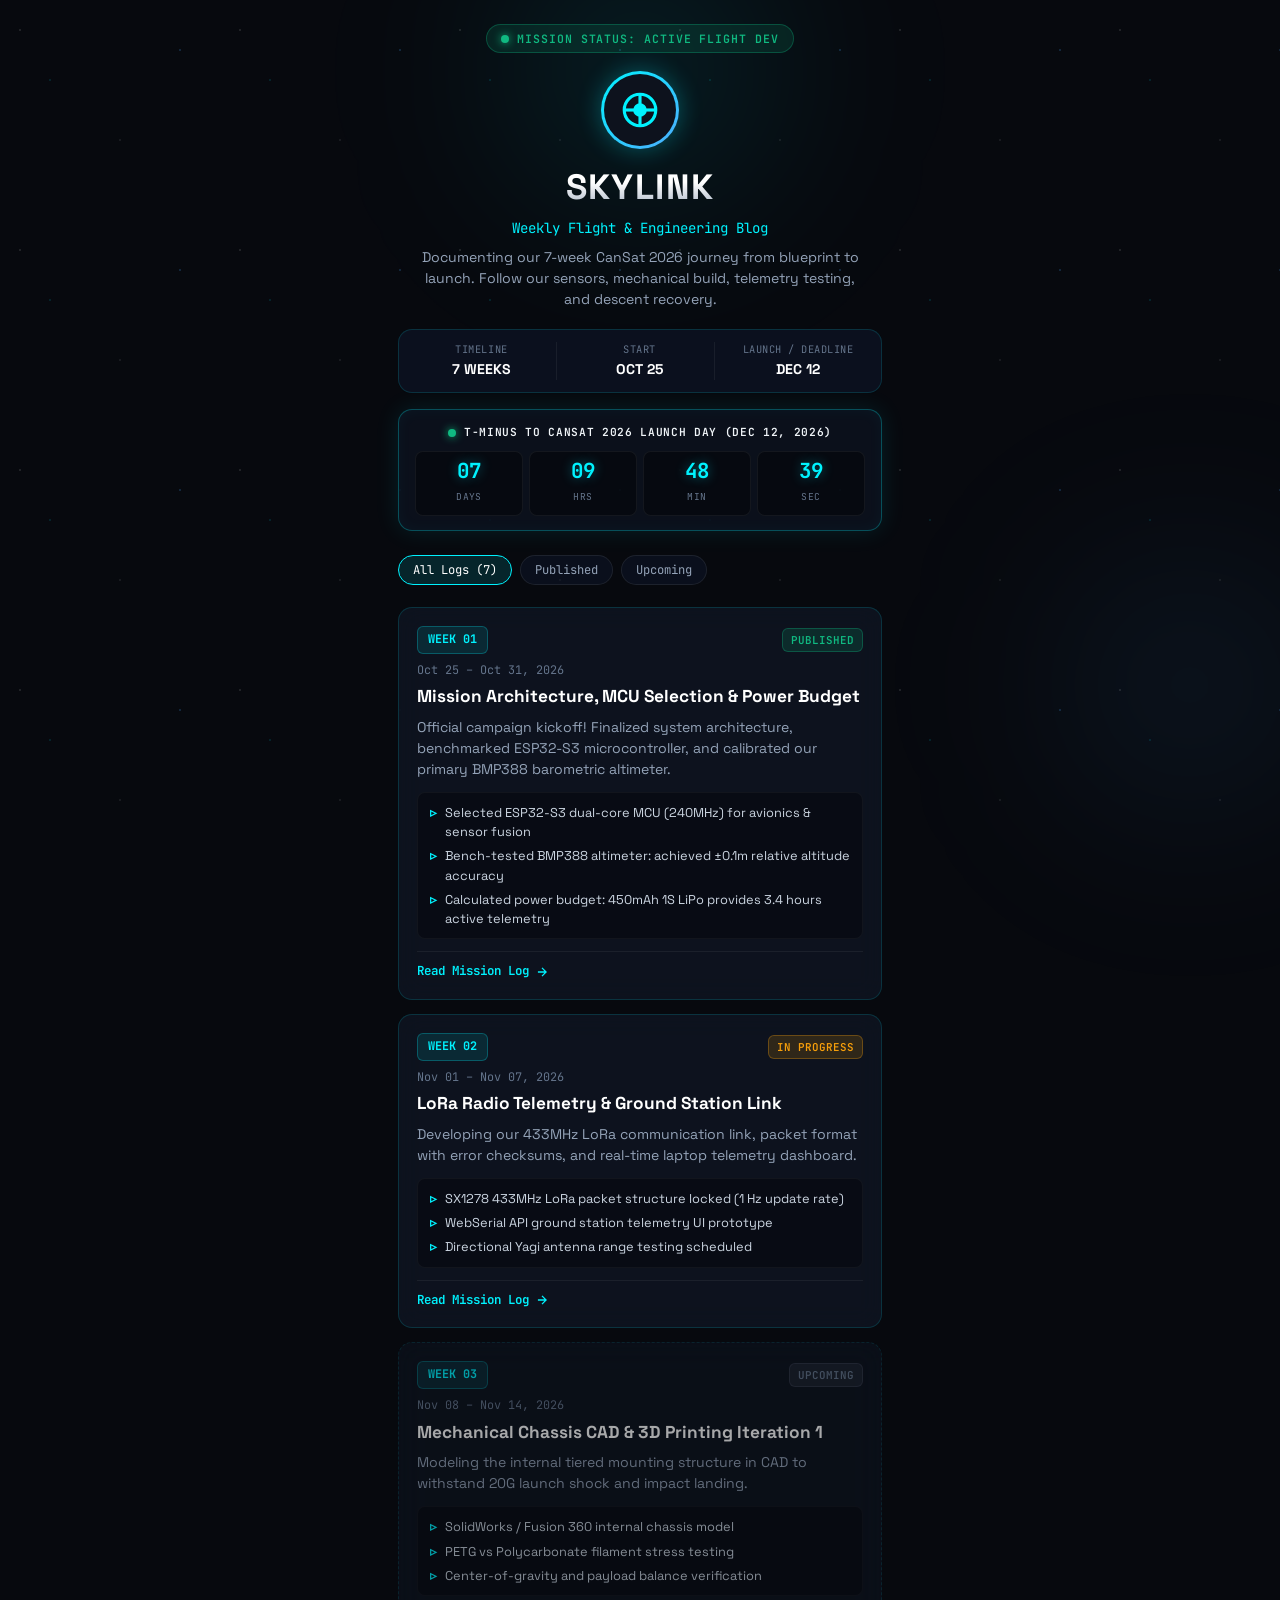
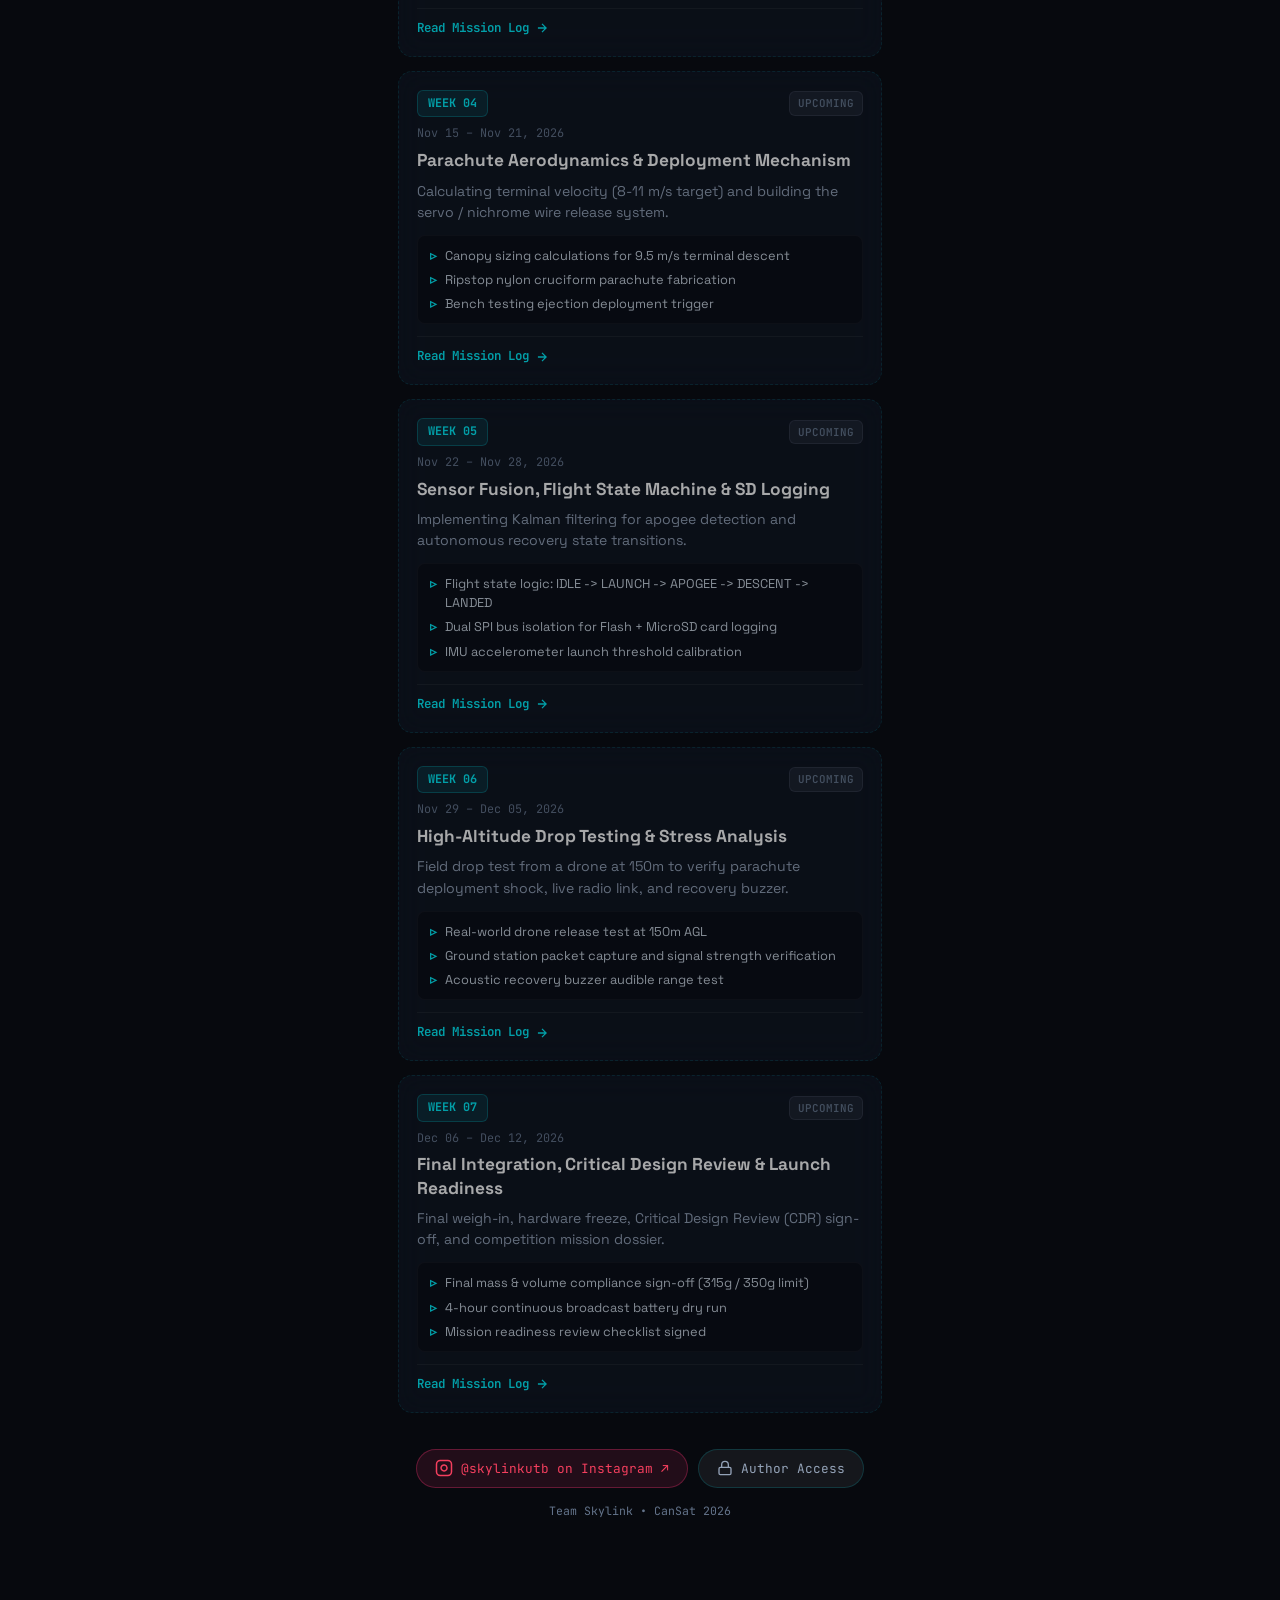
<file: index.html>
<!DOCTYPE html>
<html lang="en">
<head>
  <meta charset="UTF-8">
  <meta name="viewport" content="width=device-width, initial-scale=1.0, maximum-scale=1.0, user-scalable=no">
  <title>SKYLINK | CanSat 2026 Weekly Blog</title>
  <meta name="description" content="Official weekly engineering & flight blog for Team Skylink (CanSat 2026).">
  <!-- Google Fonts -->
  <link rel="preconnect" href="https://fonts.googleapis.com">
  <link rel="preconnect" href="https://fonts.gstatic.com" crossorigin>
  <link href="https://fonts.googleapis.com/css2?family=Space+Grotesk:wght@500;600;700&family=JetBrains+Mono:wght@400;500;600&display=swap" rel="stylesheet">
  
  <style>
    :root {
      --bg: #07090e;
      --card-bg: rgba(15, 21, 33, 0.85);
      --card-border: rgba(0, 242, 254, 0.15);
      --card-hover-border: rgba(0, 242, 254, 0.4);
      --text-main: #f1f5f9;
      --text-muted: #94a3b8;
      --text-dim: #64748b;
      --cyan: #00f2fe;
      --blue: #4facfe;
      --emerald: #10b981;
      --amber: #f59e0b;
      --font-main: 'Space Grotesk', -apple-system, BlinkMacSystemFont, 'Segoe UI', Roboto, sans-serif;
      --font-mono: 'JetBrains Mono', monospace;
      --radius: 14px;
    }

    * {
      box-sizing: border-box;
      margin: 0;
      padding: 0;
      -webkit-tap-highlight-color: transparent;
    }

    body {
      background-color: var(--bg);
      color: var(--text-main);
      font-family: var(--font-main);
      min-height: 100vh;
      min-height: 100dvh;
      line-height: 1.5;
      position: relative;
      overflow-x: hidden;
      padding-bottom: 50px;
    }

    /* Ambient Space Glow */
    .stars-bg {
      position: fixed;
      inset: 0;
      background-image: 
        radial-gradient(1px 1px at 20px 30px, #ffffff, rgba(0,0,0,0)),
        radial-gradient(1.2px 1.2px at 50px 80px, rgba(0, 242, 254, 0.8), rgba(0,0,0,0)),
        radial-gradient(1px 1px at 120px 140px, rgba(255,255,255,0.7), rgba(0,0,0,0)),
        radial-gradient(1.5px 1.5px at 180px 50px, #4facfe, rgba(0,0,0,0));
      background-repeat: repeat;
      background-size: 220px 220px;
      opacity: 0.35;
      pointer-events: none;
      z-index: 0;
    }

    .glow-orb {
      position: fixed;
      width: 340px;
      height: 340px;
      border-radius: 50%;
      filter: blur(100px);
      pointer-events: none;
      z-index: 0;
    }

    .orb-1 {
      top: -100px;
      left: 50%;
      transform: translateX(-50%);
      background: radial-gradient(circle, rgba(0, 242, 254, 0.2), transparent 70%);
    }

    .orb-2 {
      bottom: 5%;
      right: -80px;
      background: radial-gradient(circle, rgba(79, 172, 254, 0.15), transparent 70%);
    }

    /* Container */
    .container {
      width: 100%;
      max-width: 520px;
      margin: 0 auto;
      padding: 24px 18px 48px;
      position: relative;
      z-index: 1;
    }

    /* Header */
    .profile-header {
      text-align: center;
      margin-bottom: 24px;
    }

    .mission-badge {
      display: inline-flex;
      align-items: center;
      gap: 8px;
      background: rgba(16, 185, 129, 0.12);
      border: 1px solid rgba(16, 185, 129, 0.3);
      padding: 5px 14px;
      border-radius: 999px;
      margin-bottom: 18px;
    }

    .live-pulse {
      width: 8px;
      height: 8px;
      background: var(--emerald);
      border-radius: 50%;
      box-shadow: 0 0 8px var(--emerald);
      animation: pulse 1.8s infinite;
    }

    @keyframes pulse {
      0% { transform: scale(0.9); opacity: 0.7; }
      50% { transform: scale(1.3); opacity: 1; }
      100% { transform: scale(0.9); opacity: 0.7; }
    }

    .badge-text {
      font-family: var(--font-mono);
      font-size: 0.72rem;
      letter-spacing: 0.08em;
      color: var(--emerald);
      font-weight: 600;
    }

    .avatar-wrapper {
      display: flex;
      justify-content: center;
      margin-bottom: 12px;
    }

    .avatar-ring {
      padding: 3px;
      background: linear-gradient(135deg, var(--cyan), var(--blue));
      border-radius: 50%;
      box-shadow: 0 0 25px rgba(0, 242, 254, 0.3);
    }

    .avatar-inner {
      width: 72px;
      height: 72px;
      background: #0d121d;
      border-radius: 50%;
      display: flex;
      align-items: center;
      justify-content: center;
      color: var(--cyan);
    }

    .team-title {
      font-size: 2.2rem;
      font-weight: 700;
      letter-spacing: 0.04em;
      background: linear-gradient(180deg, #ffffff 40%, #94a3b8 100%);
      -webkit-background-clip: text;
      -webkit-text-fill-color: transparent;
      margin-bottom: 4px;
    }

    .mission-subtitle {
      font-family: var(--font-mono);
      font-size: 0.88rem;
      color: var(--cyan);
      margin-bottom: 8px;
    }

    .mission-bio {
      font-size: 0.88rem;
      color: var(--text-muted);
      max-width: 440px;
      margin: 0 auto 18px;
      line-height: 1.5;
    }

    /* Stats Bar */
    .stats-bar {
      display: grid;
      grid-template-columns: repeat(3, 1fr);
      gap: 8px;
      background: rgba(15, 23, 42, 0.6);
      backdrop-filter: blur(12px);
      border: 1px solid var(--card-border);
      border-radius: var(--radius);
      padding: 12px 8px;
      margin-bottom: 16px;
    }

    .stat-card {
      display: flex;
      flex-direction: column;
      align-items: center;
      border-right: 1px solid rgba(255, 255, 255, 0.06);
    }

    .stat-card:last-child {
      border-right: none;
    }

    .stat-label {
      font-family: var(--font-mono);
      font-size: 0.65rem;
      color: var(--text-dim);
      letter-spacing: 0.05em;
    }

    .stat-val {
      font-size: 0.88rem;
      font-weight: 700;
      color: #fff;
      margin-top: 2px;
    }

    /* Launch Countdown Clock */
    .launch-clock-container {
      background: rgba(12, 18, 30, 0.85);
      border: 1px solid rgba(0, 242, 254, 0.28);
      border-radius: var(--radius);
      padding: 14px 16px;
      box-shadow: 0 0 25px rgba(0, 242, 254, 0.1), inset 0 0 15px rgba(0, 242, 254, 0.04);
      margin-bottom: 22px;
    }

    .launch-clock-header {
      display: flex;
      align-items: center;
      justify-content: center;
      gap: 8px;
      margin-bottom: 10px;
    }

    .clock-title {
      font-family: var(--font-mono);
      font-size: 0.7rem;
      color: #f1f5f9;
      letter-spacing: 0.06em;
      font-weight: 600;
    }

    .countdown-grid {
      display: grid;
      grid-template-columns: repeat(4, 1fr);
      gap: 6px;
    }

    .cd-block {
      background: rgba(0, 0, 0, 0.4);
      border-radius: 8px;
      padding: 8px 0;
      text-align: center;
      border: 1px solid rgba(255, 255, 255, 0.06);
    }

    .cd-block span {
      font-family: var(--font-mono);
      font-size: 1.3rem;
      font-weight: 700;
      color: var(--cyan);
      display: block;
      line-height: 1.1;
      text-shadow: 0 0 12px rgba(0, 242, 254, 0.4);
    }

    .cd-block label {
      font-family: var(--font-mono);
      font-size: 0.6rem;
      color: var(--text-dim);
      letter-spacing: 0.05em;
    }

    /* Navigation Filters */
    .filter-nav {
      display: flex;
      gap: 8px;
      margin-bottom: 18px;
      overflow-x: auto;
      padding-bottom: 4px;
    }

    .filter-btn {
      background: rgba(15, 23, 42, 0.5);
      border: 1px solid rgba(255, 255, 255, 0.08);
      color: var(--text-muted);
      font-family: var(--font-mono);
      font-size: 0.76rem;
      padding: 6px 14px;
      border-radius: 999px;
      cursor: pointer;
      white-space: nowrap;
      transition: all 0.2s ease;
    }

    .filter-btn:hover, .filter-btn.active {
      background: rgba(0, 242, 254, 0.12);
      border-color: var(--cyan);
      color: #fff;
    }

    /* Timeline Cards */
    .timeline-container {
      display: flex;
      flex-direction: column;
      gap: 14px;
    }

    .log-card {
      background: var(--card-bg);
      backdrop-filter: blur(12px);
      border: 1px solid var(--card-border);
      border-radius: var(--radius);
      padding: 18px;
      position: relative;
      transition: transform 0.2s ease, border-color 0.2s ease, box-shadow 0.2s ease;
      cursor: pointer;
    }

    .log-card:hover {
      transform: translateY(-2px);
      border-color: var(--card-hover-border);
      box-shadow: 0 0 25px rgba(0, 242, 254, 0.15);
      background: rgba(18, 26, 42, 0.9);
    }

    .log-card.upcoming {
      opacity: 0.65;
      border-style: dashed;
    }

    .card-top {
      display: flex;
      justify-content: space-between;
      align-items: center;
      margin-bottom: 8px;
    }

    .week-tag {
      font-family: var(--font-mono);
      font-size: 0.74rem;
      font-weight: 700;
      color: var(--cyan);
      background: rgba(0, 242, 254, 0.1);
      padding: 4px 10px;
      border-radius: 6px;
      border: 1px solid rgba(0, 242, 254, 0.25);
    }

    .status-tag {
      font-family: var(--font-mono);
      font-size: 0.68rem;
      font-weight: 600;
      padding: 3px 8px;
      border-radius: 6px;
    }

    .status-tag.published {
      background: rgba(16, 185, 129, 0.15);
      color: var(--emerald);
      border: 1px solid rgba(16, 185, 129, 0.3);
    }

    .status-tag.in-progress {
      background: rgba(245, 158, 11, 0.15);
      color: var(--amber);
      border: 1px solid rgba(245, 158, 11, 0.3);
    }

    .status-tag.upcoming {
      background: rgba(148, 163, 184, 0.1);
      color: var(--text-dim);
      border: 1px solid rgba(148, 163, 184, 0.15);
    }

    .card-date {
      font-family: var(--font-mono);
      font-size: 0.74rem;
      color: var(--text-dim);
      margin-bottom: 6px;
    }

    .card-title {
      font-size: 1.08rem;
      font-weight: 700;
      color: #fff;
      margin-bottom: 8px;
      line-height: 1.35;
    }

    .card-thumb-wrap {
      width: 100%;
      height: 160px;
      border-radius: 8px;
      overflow: hidden;
      margin-bottom: 12px;
      border: 1px solid rgba(255, 255, 255, 0.1);
    }

    .card-thumb-img {
      width: 100%;
      height: 100%;
      object-fit: cover;
      transition: transform 0.3s;
    }

    .log-card:hover .card-thumb-img {
      transform: scale(1.03);
    }

    .card-summary {
      font-size: 0.88rem;
      color: var(--text-muted);
      margin-bottom: 12px;
      line-height: 1.5;
    }

    .card-milestones {
      list-style: none;
      background: rgba(0, 0, 0, 0.3);
      border-radius: 8px;
      padding: 10px 12px;
      margin-bottom: 12px;
      border: 1px solid rgba(255, 255, 255, 0.04);
    }

    .card-milestones li {
      font-size: 0.8rem;
      color: #cbd5e1;
      display: flex;
      align-items: flex-start;
      gap: 8px;
      margin-bottom: 5px;
    }

    .card-milestones li:last-child {
      margin-bottom: 0;
    }

    .card-milestones li::before {
      content: "▹";
      color: var(--cyan);
      font-weight: bold;
    }

    .card-footer {
      display: flex;
      justify-content: space-between;
      align-items: center;
      border-top: 1px solid rgba(255, 255, 255, 0.06);
      padding-top: 10px;
    }

    .card-action {
      font-family: var(--font-mono);
      font-size: 0.78rem;
      color: var(--cyan);
      display: inline-flex;
      align-items: center;
      gap: 6px;
      font-weight: 600;
    }

    .card-action svg {
      transition: transform 0.2s;
    }

    .log-card:hover .card-action svg {
      transform: translateX(4px);
    }

    /* Footer */
    .page-footer {
      margin-top: 36px;
      text-align: center;
    }

    .insta-links {
      display: flex;
      justify-content: center;
      gap: 10px;
      margin-bottom: 14px;
      flex-wrap: wrap;
    }

    .pill-link {
      display: inline-flex;
      align-items: center;
      gap: 8px;
      background: rgba(255, 255, 255, 0.06);
      border: 1px solid var(--card-border);
      color: var(--text-muted);
      text-decoration: none;
      font-family: var(--font-mono);
      font-size: 0.8rem;
      padding: 9px 18px;
      border-radius: 999px;
      cursor: pointer;
      transition: all 0.2s;
    }

    .pill-link:hover {
      background: rgba(255, 255, 255, 0.14);
      color: #fff;
      border-color: var(--cyan);
    }

    .pill-link.insta-btn {
      background: rgba(225, 48, 108, 0.12);
      border-color: rgba(225, 48, 108, 0.35);
      color: #f43f5e;
    }

    .pill-link.insta-btn:hover {
      background: rgba(225, 48, 108, 0.25);
      color: #fff;
      border-color: #f43f5e;
    }

    .copyright {
      font-family: var(--font-mono);
      font-size: 0.72rem;
      color: var(--text-dim);
    }

    /* Modal Viewer */
    .modal-overlay {
      position: fixed;
      inset: 0;
      background: rgba(5, 7, 12, 0.85);
      backdrop-filter: blur(8px);
      z-index: 1000;
      display: none;
      align-items: center;
      justify-content: center;
      padding: 16px;
    }

    .modal-overlay.active {
      display: flex;
    }

    .modal-content {
      background: #0d121e;
      border: 1px solid rgba(0, 242, 254, 0.25);
      box-shadow: 0 10px 40px rgba(0, 0, 0, 0.8), 0 0 30px rgba(0, 242, 254, 0.1);
      border-radius: var(--radius);
      width: 100%;
      max-width: 520px;
      max-height: 85vh;
      display: flex;
      flex-direction: column;
      overflow: hidden;
      animation: modalIn 0.22s cubic-bezier(0.16, 1, 0.3, 1);
    }

    @keyframes modalIn {
      from { opacity: 0; transform: scale(0.96) translateY(10px); }
      to { opacity: 1; transform: scale(1) translateY(0); }
    }

    .modal-header {
      padding: 18px 20px;
      border-bottom: 1px solid rgba(255, 255, 255, 0.08);
      display: flex;
      justify-content: space-between;
      align-items: flex-start;
    }

    .close-modal {
      background: transparent;
      border: none;
      color: var(--text-dim);
      font-size: 1.8rem;
      line-height: 1;
      cursor: pointer;
      padding: 0 4px;
    }

    .close-modal:hover {
      color: #fff;
    }

    .modal-badge {
      font-family: var(--font-mono);
      font-size: 0.72rem;
      color: var(--cyan);
      font-weight: 600;
      display: inline-block;
      margin-bottom: 4px;
    }

    .modal-title {
      font-size: 1.25rem;
      font-weight: 700;
      color: #fff;
      line-height: 1.3;
    }

    .modal-date {
      font-family: var(--font-mono);
      font-size: 0.74rem;
      color: var(--text-dim);
      display: block;
      margin-top: 2px;
    }

    .modal-body {
      padding: 20px;
      overflow-y: auto;
      font-size: 0.92rem;
      color: #cbd5e1;
      line-height: 1.6;
    }

    .modal-full-img {
      width: 100%;
      max-height: 260px;
      object-fit: cover;
      border-radius: 8px;
      margin-bottom: 16px;
      border: 1px solid rgba(255, 255, 255, 0.1);
    }

    .modal-body h4 {
      color: var(--cyan);
      font-size: 0.86rem;
      font-family: var(--font-mono);
      text-transform: uppercase;
      margin: 16px 0 8px;
      letter-spacing: 0.05em;
    }

    .modal-body p {
      margin-bottom: 12px;
    }

    .telemetry-box {
      background: rgba(0, 0, 0, 0.4);
      border: 1px solid rgba(255, 255, 255, 0.07);
      border-radius: 8px;
      padding: 12px;
      margin-bottom: 16px;
      display: grid;
      grid-template-columns: repeat(2, 1fr);
      gap: 8px;
    }

    .telemetry-item {
      font-family: var(--font-mono);
      font-size: 0.74rem;
    }

    .telemetry-item span {
      color: var(--text-dim);
      display: block;
    }

    .telemetry-item strong {
      color: #fff;
    }
  </style>
</head>
<body>

  <!-- Ambient Space Background Glow -->
  <div class="stars-bg"></div>
  <div class="glow-orb orb-1"></div>
  <div class="glow-orb orb-2"></div>

  <div class="container">
    
    <!-- Top Header -->
    <header class="profile-header">
      <div class="mission-badge">
        <span class="live-pulse"></span>
        <span class="badge-text">MISSION STATUS: ACTIVE FLIGHT DEV</span>
      </div>

      <div class="avatar-wrapper">
        <div class="avatar-ring">
          <div class="avatar-inner">
            <svg width="42" height="42" viewBox="0 0 24 24" fill="none" stroke="currentColor" stroke-width="1.8">
              <circle cx="12" cy="12" r="9"/>
              <path d="M12 3v6"/>
              <path d="M12 15v6"/>
              <path d="M3 12h6"/>
              <path d="M15 12h6"/>
              <circle cx="12" cy="12" r="3" fill="currentColor"/>
            </svg>
          </div>
        </div>
      </div>

      <h1 class="team-title">SKYLINK</h1>
      <p class="mission-subtitle">Weekly Flight & Engineering Blog</p>
      <p class="mission-bio">
        Documenting our 7-week CanSat 2026 journey from blueprint to launch. Follow our sensors, mechanical build, telemetry testing, and descent recovery.
      </p>

      <!-- Stats Bar -->
      <div class="stats-bar">
        <div class="stat-card">
          <span class="stat-label">TIMELINE</span>
          <span class="stat-val">7 WEEKS</span>
        </div>
        <div class="stat-card">
          <span class="stat-label">START</span>
          <span class="stat-val">OCT 25</span>
        </div>
        <div class="stat-card">
          <span class="stat-label">LAUNCH / DEADLINE</span>
          <span class="stat-val">DEC 12</span>
        </div>
      </div>

      <!-- Live T-Minus Launch Day Countdown Clock -->
      <div class="launch-clock-container">
        <div class="launch-clock-header">
          <span class="live-pulse"></span>
          <span class="clock-title">T-MINUS TO CANSAT 2026 LAUNCH DAY (DEC 12, 2026)</span>
        </div>
        <div class="countdown-grid" id="countdownGrid">
          <div class="cd-block"><span id="days">--</span><label>DAYS</label></div>
          <div class="cd-block"><span id="hours">--</span><label>HRS</label></div>
          <div class="cd-block"><span id="minutes">--</span><label>MIN</label></div>
          <div class="cd-block"><span id="seconds">--</span><label>SEC</label></div>
        </div>
      </div>
    </header>

    <!-- Navigation Filters -->
    <nav class="filter-nav">
      <button class="filter-btn active" data-filter="all">All Logs (7)</button>
      <button class="filter-btn" data-filter="published">Published</button>
      <button class="filter-btn" data-filter="upcoming">Upcoming</button>
    </nav>

    <!-- 7 Week Buttons / Cards List -->
    <main class="timeline-container" id="timelineContainer">
      <!-- Injected by script below -->
    </main>

    <!-- Footer -->
    <footer class="page-footer">
      <div class="insta-links">
        <a href="https://www.instagram.com/skylinkutb/" target="_blank" rel="noopener" class="pill-link insta-btn">
          <svg width="18" height="18" viewBox="0 0 24 24" fill="none" stroke="currentColor" stroke-width="2">
            <rect x="2" y="2" width="20" height="20" rx="5" ry="5"/>
            <path d="M16 11.37A4 4 0 1 1 12.63 8 4 4 0 0 1 16 11.37z"/>
            <line x1="17.5" y1="6.5" x2="17.51" y2="6.5"/>
          </svg>
          @skylinkutb on Instagram ↗
        </a>
        <a href="admin.html" class="pill-link admin-trigger">
          <svg width="16" height="16" viewBox="0 0 24 24" fill="none" stroke="currentColor" stroke-width="2">
            <rect x="3" y="11" width="18" height="11" rx="2" ry="2"/>
            <path d="M7 11V7a5 5 0 0 1 10 0v4"/>
          </svg>
          Author Access
        </a>
      </div>
      <p class="copyright">Team Skylink • CanSat 2026</p>
    </footer>

  </div>

  <!-- Detailed Modal Viewer -->
  <div class="modal-overlay" id="logModal">
    <div class="modal-content">
      <div class="modal-header">
        <div>
          <span class="modal-badge" id="modalBadge">WEEK 01</span>
          <h2 class="modal-title" id="modalTitle">Title</h2>
          <span class="modal-date" id="modalDate">Dates</span>
        </div>
        <button class="close-modal" id="closeModalBtn">&times;</button>
      </div>

      <div class="modal-body" id="modalBody">
        <!-- Rendered dynamically -->
      </div>
    </div>
  </div>

  <!-- Bulletproof Self-Contained Engine Script -->
  <script>
    // Default 7-Week Mission Roadmap
    const DEFAULT_SKYLINK_POSTS = [
      {
        id: 1,
        weekNumber: 1,
        dateRange: "Oct 25 – Oct 31, 2026",
        status: "published",
        title: "Mission Architecture, MCU Selection & Power Budget",
        summary: "Official campaign kickoff! Finalized system architecture, benchmarked ESP32-S3 microcontroller, and calibrated our primary BMP388 barometric altimeter.",
        image: "",
        milestones: [
          "Selected ESP32-S3 dual-core MCU (240MHz) for avionics & sensor fusion",
          "Bench-tested BMP388 altimeter: achieved ±0.1m relative altitude accuracy",
          "Calculated power budget: 450mAh 1S LiPo provides 3.4 hours active telemetry",
          "Drafted primary hardware block diagram inside 66mm diameter constraint"
        ],
        telemetry: {
          mcu: "ESP32-S3 (Dual-Core 240MHz)",
          altimeter: "BMP388 Precision Barometer",
          battery: "1S 3.7V 450mAh LiPo",
          targetMass: "315g / 350g max"
        },
        fullReport: `
          <h4>Kickoff & System Architecture</h4>
          <p>This week marked our official kickoff for the CanSat 2026 competition! We thoroughly analyzed the competition envelope constraints (66mm diameter x 115mm height) and 350g maximum mass.</p>
          
          <h4>Avionics Bench Testing</h4>
          <p>We tested our flight computer candidate, the ESP32-S3. Initial testing showed stable sensor reading intervals at 20Hz. We upgraded from the noisy BMP280 to the BMP388 barometric sensor with internal hardware IIR filtering, cutting altitude jitter down to under 12 centimeters.</p>

          <h4>Next Week's Objective</h4>
          <p>LoRa RF radio telemetry range test over 1km line-of-sight and ground station packet parser implementation.</p>
        `
      },
      {
        id: 2,
        weekNumber: 2,
        dateRange: "Nov 01 – Nov 07, 2026",
        status: "in-progress",
        title: "LoRa Radio Telemetry & Ground Station Link",
        summary: "Developing our 433MHz LoRa communication link, packet format with error checksums, and real-time laptop telemetry dashboard.",
        image: "",
        milestones: [
          "SX1278 433MHz LoRa packet structure locked (1 Hz update rate)",
          "WebSerial API ground station telemetry UI prototype",
          "Directional Yagi antenna range testing scheduled"
        ],
        telemetry: {
          mcu: "ESP32-S3",
          radio: "SX1278 LoRa 433MHz",
          groundStation: "WebSerial Dashboard",
          packetRate: "1 Hz Telemetry"
        },
        fullReport: `
          <h4>RF Communications Progress</h4>
          <p>Reliable radio telemetry is critical for our mission score. We are encoding GPS coordinates, pitch/roll, barometric altitude, and battery voltage into lightweight binary packets with CRC checks.</p>
        `
      },
      {
        id: 3,
        weekNumber: 3,
        dateRange: "Nov 08 – Nov 14, 2026",
        status: "upcoming",
        title: "Mechanical Chassis CAD & 3D Printing Iteration 1",
        summary: "Modeling the internal tiered mounting structure in CAD to withstand 20G launch shock and impact landing.",
        image: "",
        milestones: [
          "SolidWorks / Fusion 360 internal chassis model",
          "PETG vs Polycarbonate filament stress testing",
          "Center-of-gravity and payload balance verification"
        ],
        telemetry: {
          chassis: "3D Printed PETG Stack",
          diameter: "66 mm cylinder",
          height: "115 mm",
          shockRating: "20G Impact Tolerance"
        },
        fullReport: `<p>Log will be posted once CAD models and 3D print prototypes are evaluated.</p>`
      },
      {
        id: 4,
        weekNumber: 4,
        dateRange: "Nov 15 – Nov 21, 2026",
        status: "upcoming",
        title: "Parachute Aerodynamics & Deployment Mechanism",
        summary: "Calculating terminal velocity (8-11 m/s target) and building the servo / nichrome wire release system.",
        image: "",
        milestones: [
          "Canopy sizing calculations for 9.5 m/s terminal descent",
          "Ripstop nylon cruciform parachute fabrication",
          "Bench testing ejection deployment trigger"
        ],
        telemetry: {
          canopy: "Cruciform Ripstop Nylon",
          targetDescent: "9.5 m/s",
          deployment: "Servo / Spring Ejector",
          lines: "Braided Kevlar Suspension"
        },
        fullReport: `<p>Log will be updated following aerodynamic drop tests.</p>`
      },
      {
        id: 5,
        weekNumber: 5,
        dateRange: "Nov 22 – Nov 28, 2026",
        status: "upcoming",
        title: "Sensor Fusion, Flight State Machine & SD Logging",
        summary: "Implementing Kalman filtering for apogee detection and autonomous recovery state transitions.",
        image: "",
        milestones: [
          "Flight state logic: IDLE -> LAUNCH -> APOGEE -> DESCENT -> LANDED",
          "Dual SPI bus isolation for Flash + MicroSD card logging",
          "IMU accelerometer launch threshold calibration"
        ],
        telemetry: {
          filter: "1D Kalman Filter (Altitude)",
          storage: "MicroSD FAT32 + Onboard Flash",
          imu: "MPU6050 6-DOF Accelerometer",
          stateRate: "50 Hz Update Loop"
        },
        fullReport: `<p>Log will be posted during software integration phase.</p>`
      },
      {
        id: 6,
        weekNumber: 6,
        dateRange: "Nov 29 – Dec 05, 2026",
        status: "upcoming",
        title: "High-Altitude Drop Testing & Stress Analysis",
        summary: "Field drop test from a drone at 150m to verify parachute deployment shock, live radio link, and recovery buzzer.",
        image: "",
        milestones: [
          "Real-world drone release test at 150m AGL",
          "Ground station packet capture and signal strength verification",
          "Acoustic recovery buzzer audible range test"
        ],
        telemetry: {
          testAlt: "150m Drop Height",
          buzzer: "95dB Piezo Beacon",
          rfMargin: "> 25 dB RSSI",
          recoveryTime: "< 2 Minutes"
        },
        fullReport: `<p>Log will be published alongside high-altitude drop test footage and telemetry logs.</p>`
      },
      {
        id: 7,
        weekNumber: 7,
        dateRange: "Dec 06 – Dec 12, 2026",
        status: "upcoming",
        title: "Final Integration, Critical Design Review & Launch Readiness",
        summary: "Final weigh-in, hardware freeze, Critical Design Review (CDR) sign-off, and competition mission dossier.",
        image: "",
        milestones: [
          "Final mass & volume compliance sign-off (315g / 350g limit)",
          "4-hour continuous broadcast battery dry run",
          "Mission readiness review checklist signed"
        ],
        telemetry: {
          finalMass: "315 g",
          status: "FLIGHT READY",
          cdrScore: "Pending Review",
          countdown: "T-0 to Launch"
        },
        fullReport: `<p>Final mission recap and launch day countdown.</p>`
      }
    ];

    // Priority: localStorage (edited on device) -> external posts.js -> DEFAULT_SKYLINK_POSTS
    let posts = DEFAULT_SKYLINK_POSTS;
    try {
      const cached = localStorage.getItem('skylink_posts');
      if (cached) {
        posts = JSON.parse(cached);
      } else if (typeof SKYLINK_POSTS !== 'undefined') {
        posts = SKYLINK_POSTS;
      }
    } catch (e) {
      console.log('Using default posts');
    }

    let currentFilter = 'all';

    // DOM Elements
    const timelineContainer = document.getElementById('timelineContainer');
    const filterBtns = document.querySelectorAll('.filter-btn');
    const logModal = document.getElementById('logModal');
    const closeModalBtn = document.getElementById('closeModalBtn');
    const modalBadge = document.getElementById('modalBadge');
    const modalTitle = document.getElementById('modalTitle');
    const modalDate = document.getElementById('modalDate');
    const modalBody = document.getElementById('modalBody');

    // Launch Day Countdown
    function updateCountdown() {
      const targetDate = new Date('December 12, 2026 09:00:00').getTime();
      const now = new Date().getTime();
      const diff = targetDate - now;

      if (diff > 0) {
        const days = Math.floor(diff / (1000 * 60 * 60 * 24));
        const hours = Math.floor((diff % (1000 * 60 * 60 * 24)) / (1000 * 60 * 60));
        const minutes = Math.floor((diff % (1000 * 60 * 60)) / (1000 * 60));
        const seconds = Math.floor((diff % (1000 * 60)) / 1000);

        document.getElementById('days').textContent = String(days).padStart(2, '0');
        document.getElementById('hours').textContent = String(hours).padStart(2, '0');
        document.getElementById('minutes').textContent = String(minutes).padStart(2, '0');
        document.getElementById('seconds').textContent = String(seconds).padStart(2, '0');
      } else {
        document.getElementById('days').textContent = '00';
        document.getElementById('hours').textContent = '00';
        document.getElementById('minutes').textContent = '00';
        document.getElementById('seconds').textContent = '00';
      }
    }
    setInterval(updateCountdown, 1000);
    updateCountdown();

    // Render Timeline Feed
    function renderTimeline() {
      if (!timelineContainer) return;
      timelineContainer.innerHTML = '';

      const filtered = posts.filter(post => {
        if (currentFilter === 'all') return true;
        return post.status === currentFilter;
      });

      if (filtered.length === 0) {
        timelineContainer.innerHTML = `<p style="text-align:center; color: var(--text-dim); padding: 30px;">No logs found for this filter.</p>`;
        return;
      }

      filtered.forEach(post => {
        const card = document.createElement('article');
        card.className = `log-card ${post.status}`;
        card.setAttribute('data-id', post.id);

        const statusLabel = post.status === 'published' ? 'PUBLISHED' : (post.status === 'in-progress' ? 'IN PROGRESS' : 'UPCOMING');
        const statusClass = post.status;

        const thumbHtml = post.image ? `
          <div class="card-thumb-wrap">
            <img src="${post.image}" alt="${escapeHtml(post.title)}" class="card-thumb-img" loading="lazy">
          </div>
        ` : '';

        const milestonesHtml = post.milestones && post.milestones.length > 0
          ? `<ul class="card-milestones">${post.milestones.slice(0, 3).map(m => `<li>${escapeHtml(m)}</li>`).join('')}</ul>`
          : '';

        card.innerHTML = `
          <div class="card-top">
            <span class="week-tag">WEEK 0${post.weekNumber}</span>
            <span class="status-tag ${statusClass}">${statusLabel}</span>
          </div>
          <div class="card-date">${post.dateRange}</div>
          <h3 class="card-title">${escapeHtml(post.title)}</h3>
          ${thumbHtml}
          <p class="card-summary">${escapeHtml(post.summary)}</p>
          ${milestonesHtml}
          <div class="card-footer">
            <span class="card-action">
              Read Mission Log
              <svg width="14" height="14" viewBox="0 0 24 24" fill="none" stroke="currentColor" stroke-width="2.2">
                <path d="M5 12h14M12 5l7 7-7 7"/>
              </svg>
            </span>
          </div>
        `;

        card.addEventListener('click', () => openModal(post));
        timelineContainer.appendChild(card);
      });
    }

    // Modal View
    function openModal(post) {
      modalBadge.textContent = `WEEK 0${post.weekNumber} • ${post.status.toUpperCase()}`;
      modalTitle.textContent = post.title;
      modalDate.textContent = post.dateRange;

      let modalHtml = '';

      if (post.image) {
        modalHtml += `<img src="${post.image}" alt="${escapeHtml(post.title)}" class="modal-full-img">`;
      }

      if (post.telemetry && Object.keys(post.telemetry).length > 0) {
        modalHtml += `<div class="telemetry-box">`;
        for (const [key, val] of Object.entries(post.telemetry)) {
          modalHtml += `<div class="telemetry-item"><span>${key.toUpperCase()}</span><strong>${escapeHtml(val)}</strong></div>`;
        }
        modalHtml += `</div>`;
      }

      modalHtml += post.fullReport || post.content || `<p>${escapeHtml(post.summary)}</p>`;

      modalBody.innerHTML = modalHtml;
      logModal.classList.add('active');
      document.body.style.overflow = 'hidden';
    }

    function closeModal() {
      logModal.classList.remove('active');
      document.body.style.overflow = '';
    }

    if (closeModalBtn) closeModalBtn.addEventListener('click', closeModal);
    if (logModal) {
      logModal.addEventListener('click', (e) => {
        if (e.target === logModal) closeModal();
      });
    }

    // Filters
    filterBtns.forEach(btn => {
      btn.addEventListener('click', () => {
        filterBtns.forEach(b => b.classList.remove('active'));
        btn.classList.add('active');
        currentFilter = btn.getAttribute('data-filter');
        renderTimeline();
      });
    });

    function escapeHtml(str) {
      if (!str) return '';
      return String(str).replace(/&/g, "&amp;").replace(/</g, "&lt;").replace(/>/g, "&gt;");
    }

    // Initial Render
    renderTimeline();
  </script>
</body>
</html>
</file>
